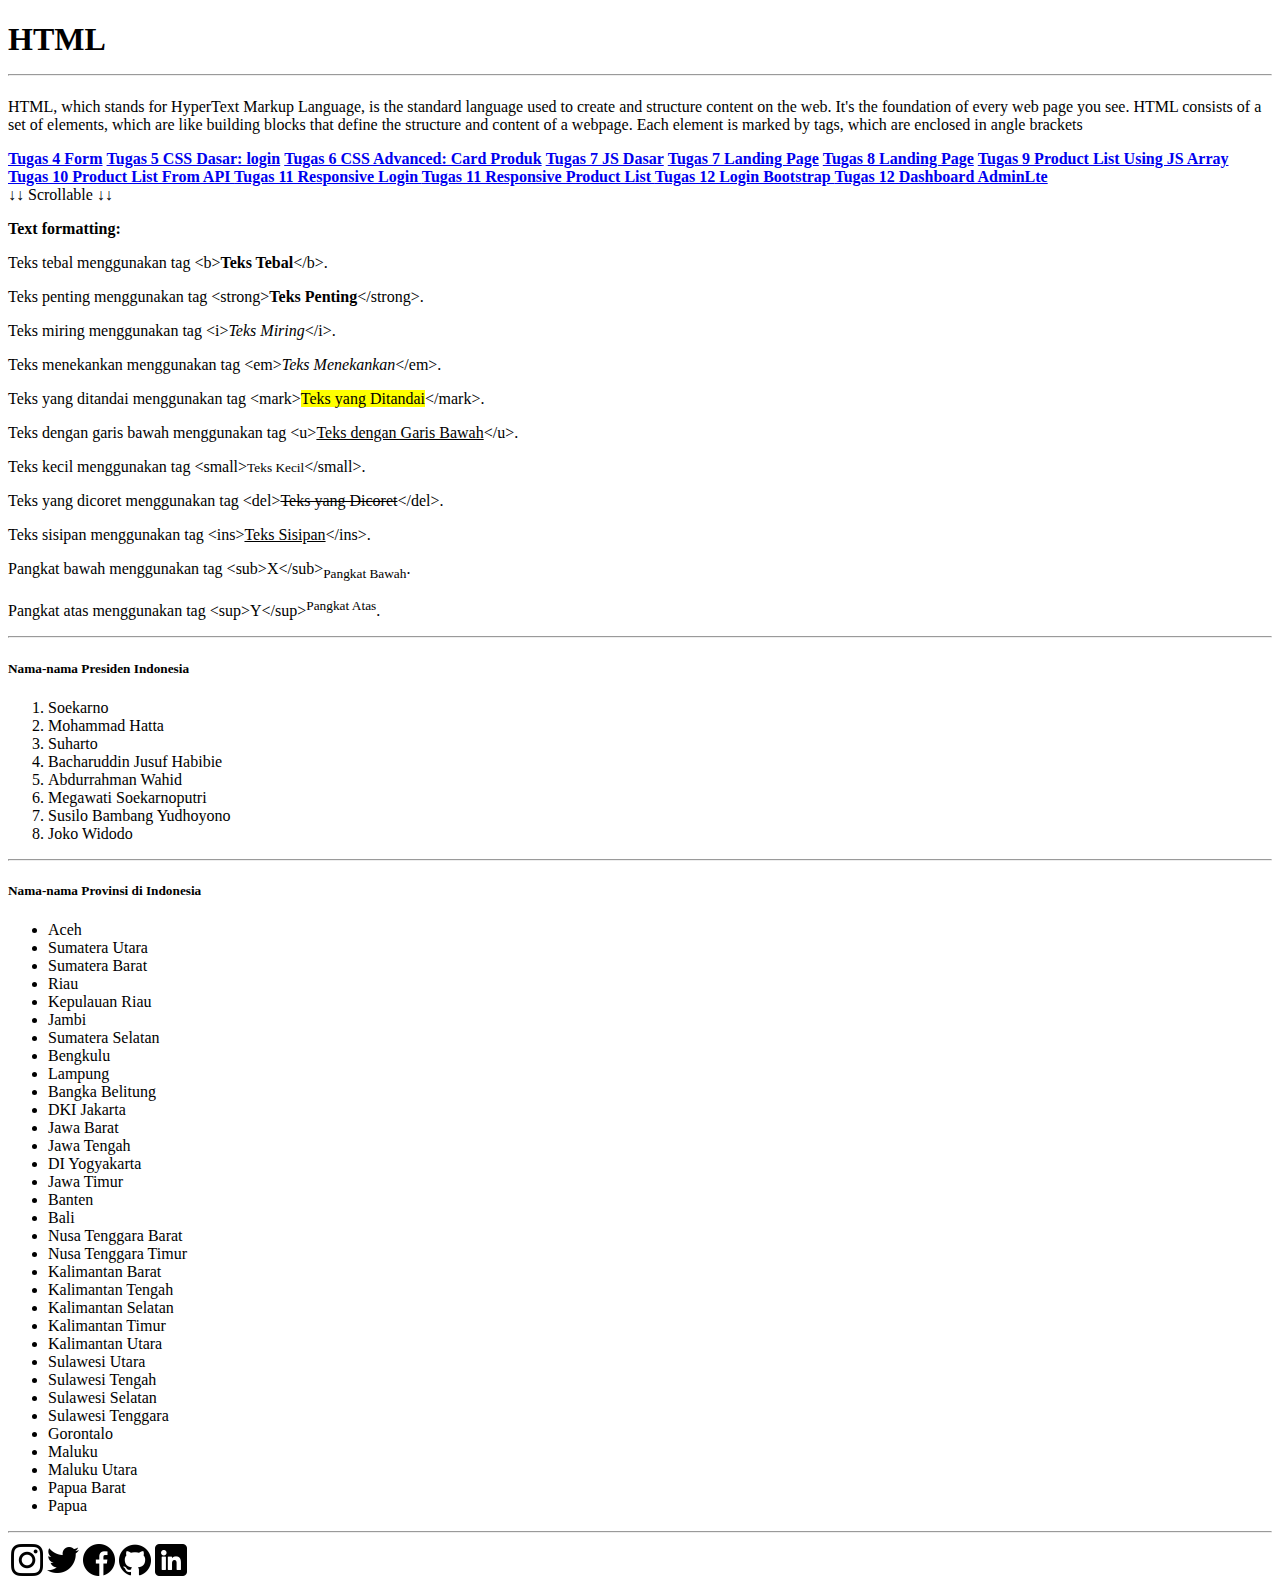
<file: index.html>
<!DOCTYPE html>
<html lang="en">

<head>
  <meta charset="UTF-8">
  <meta name="viewport" content="width=device-width, initial-scale=1.0">
  <title>HTML DASAR - M. Shokhibul Anwar</title>
  <link href="https://cdn.jsdelivr.net/npm/bootstrap@5.3.1/dist/css/bootstrap.min.css" rel="stylesheet"
    integrity="sha384-4bw+/aepP/YC94hEpVNVgiZdgIC5+VKNBQNGCHeKRQN+PtmoHDEXuppvnDJzQIu9" crossorigin="anonymous">
</head>

<body>
  <section>
    <div class="container-fluid row p-2 m-auto vh-100">
      <div class="col bg-dark text-white d-flex">
        <div class="m-3 d-flex flex-column justify-content-center">
          <div class="h-25 d-flex flex-column justify-content-center">
            <h1 class="display-1">HTML
              <hr>
            </h1>
            <p>HTML, which stands for HyperText Markup Language, is the standard language used to create and structure
              content on the web. It's the foundation of every web page you see. HTML consists of a set of elements,
              which
              are like building blocks that define the structure and content of a webpage. Each element is marked by
              tags,
              which are enclosed in angle brackets</p>
            <a href="pages/form.html" class="btn btn-light border-3 border-secondary"><strong>Tugas 4 Form</strong></a>
            <a href="pages/login.html" class="btn btn-light border-3 border-secondary mt-1"><strong>Tugas 5 CSS Dasar:
                login</strong></a>
            <a href="pages/product.html" class="btn btn-light border-3 border-secondary mt-1"><strong>Tugas 6 CSS
                Advanced: Card Produk</strong></a>
            <a href="pages/jsdasar.html" class="btn btn-light border-3 border-secondary mt-1"><strong>Tugas 7 JS
                Dasar</strong></a>
            <a href="pages/landing.html" class="btn btn-light border-3 border-secondary mt-1"><strong>Tugas 7 Landing
                Page</strong></a>
            <a href="pages/landingDom.html" class="btn btn-light border-3 border-secondary mt-1"><strong>Tugas 8 Landing
                Page</strong></a>
            <a href="pages/productarray.html" class="btn btn-light border-3 border-secondary mt-1"><strong>Tugas 9
                Product List Using JS Array </strong></a>
            <a href="pages/productapi.html" class="btn btn-light border-3 border-secondary mt-1"><strong>Tugas 10
                Product List From API </strong></a>
            <a href="pages/login-responsive.html" class="btn btn-light border-3 border-secondary mt-1"><strong>Tugas 11
                Responsive Login </strong></a>
            <a href="pages/product-responsive.html" class="btn btn-light border-3 border-secondary mt-1"><strong>Tugas
                11 Responsive Product List </strong></a>
            <a href="pages/AdminLTE-3.2.0/pages/examples/login-layout.html"
              class="btn btn-light border-3 border-secondary mt-1"><strong>Tugas
                12 Login Bootstrap </strong></a>
            <a href="pages/AdminLTE-3.2.0/dashboard.html"
              class="btn btn-light border-3 border-secondary mt-1"><strong>Tugas
                12 Dashboard AdminLte </strong></a>
          </div>
        </div>

      </div>
      <div class="col h-100 bg-secondary d-flex flex-column justify-content-start p-0">
        <span class="bg-dark text-secondary text-center">↓↓ Scrollable ↓↓</span>
        <div class="p-3 text-white overflow-auto">
          <p>
            <strong>Text formatting:</strong>
          </p>

          <p>
            Teks tebal menggunakan tag &lt;b&gt;<b>Teks Tebal</b>&lt;/b&gt;.
          </p>

          <p>
            Teks penting menggunakan tag &lt;strong&gt;<strong>Teks Penting</strong>&lt;/strong&gt;.
          </p>

          <p>
            Teks miring menggunakan tag &lt;i&gt;<i>Teks Miring</i>&lt;/i&gt;.
          </p>

          <p>
            Teks menekankan menggunakan tag &lt;em&gt;<em>Teks Menekankan</em>&lt;/em&gt;.
          </p>

          <p>
            Teks yang ditandai menggunakan tag &lt;mark&gt;<mark>Teks yang Ditandai</mark>&lt;/mark&gt;.
          </p>

          <p>
            Teks dengan garis bawah menggunakan tag &lt;u&gt;<u>Teks dengan Garis Bawah</u>&lt;/u&gt;.
          </p>

          <p>
            Teks kecil menggunakan tag &lt;small&gt;<small>Teks Kecil</small>&lt;/small&gt;.
          </p>

          <p>
            Teks yang dicoret menggunakan tag &lt;del&gt;<del>Teks yang Dicoret</del>&lt;/del&gt;.
          </p>

          <p>
            Teks sisipan menggunakan tag &lt;ins&gt;<ins>Teks Sisipan</ins>&lt;/ins&gt;.
          </p>

          <p>
            Pangkat bawah menggunakan tag &lt;sub&gt;X&lt;/sub&gt;<sub>Pangkat Bawah</sub>.
          </p>

          <p>
            Pangkat atas menggunakan tag &lt;sup&gt;Y&lt;/sup&gt;<sup>Pangkat Atas</sup>.
          </p>
        </div>
        <hr>
        <div class="p-3 text-white overflow-auto">
          <h5>Nama-nama Presiden Indonesia</h5>
          <ol class="list-group list-group-numbered">
            <li class="list-group-item">Soekarno</li>
            <li class="list-group-item">Mohammad Hatta</li>
            <li class="list-group-item">Suharto</li>
            <li class="list-group-item">Bacharuddin Jusuf Habibie</li>
            <li class="list-group-item">Abdurrahman Wahid</li>
            <li class="list-group-item">Megawati Soekarnoputri</li>
            <li class="list-group-item">Susilo Bambang Yudhoyono</li>
            <li class="list-group-item">Joko Widodo</li>
          </ol>
        </div>
        <hr>
        <div class="p-3 text-white overflow-auto">
          <h5>Nama-nama Provinsi di Indonesia</h5>
          <ul class="list-group">
            <li class="list-group-item">Aceh</li>
            <li class="list-group-item">Sumatera Utara</li>
            <li class="list-group-item">Sumatera Barat</li>
            <li class="list-group-item">Riau</li>
            <li class="list-group-item">Kepulauan Riau</li>
            <li class="list-group-item">Jambi</li>
            <li class="list-group-item">Sumatera Selatan</li>
            <li class="list-group-item">Bengkulu</li>
            <li class="list-group-item">Lampung</li>
            <li class="list-group-item">Bangka Belitung</li>
            <li class="list-group-item">DKI Jakarta</li>
            <li class="list-group-item">Jawa Barat</li>
            <li class="list-group-item">Jawa Tengah</li>
            <li class="list-group-item">DI Yogyakarta</li>
            <li class="list-group-item">Jawa Timur</li>
            <li class="list-group-item">Banten</li>
            <li class="list-group-item">Bali</li>
            <li class="list-group-item">Nusa Tenggara Barat</li>
            <li class="list-group-item">Nusa Tenggara Timur</li>
            <li class="list-group-item">Kalimantan Barat</li>
            <li class="list-group-item">Kalimantan Tengah</li>
            <li class="list-group-item">Kalimantan Selatan</li>
            <li class="list-group-item">Kalimantan Timur</li>
            <li class="list-group-item">Kalimantan Utara</li>
            <li class="list-group-item">Sulawesi Utara</li>
            <li class="list-group-item">Sulawesi Tengah</li>
            <li class="list-group-item">Sulawesi Selatan</li>
            <li class="list-group-item">Sulawesi Tenggara</li>
            <li class="list-group-item">Gorontalo</li>
            <li class="list-group-item">Maluku</li>
            <li class="list-group-item">Maluku Utara</li>
            <li class="list-group-item">Papua Barat</li>
            <li class="list-group-item">Papua</li>
          </ul>
        </div>
        <hr>
        <div class="px-5 py-5 overflow-hidden">
          <table class="table table-secondary table-bordered">
            <tbody>
              <tr>
                <td>
                  <a href="https://www.instagram.com/shohibul_anwar6/">
                    <img style="height: 2rem; width: auto;" src="assets/images/instagram.png" alt="Instagram">
                  </a>
                </td>
                <td>
                  <a href="https://www.twitter.com/Anwar16423345">
                    <img style="height: 2rem; width: auto;" src="assets/images/twitter.png" alt="Twitter">
                  </a>
                </td>
                <td>
                  <a href="https://www.facebook.com/profile.php?id=100076885937967">
                    <img style="height: 2rem; width: auto;" src="assets/images/facebook.png" alt="Facebook">
                  </a>
                </td>
                <td>
                  <a href="https://www.github.com/ShoAnn">
                    <img style="height: 2rem; width: auto;" src="assets/images/github.png" alt="Github">
                  </a>
                </td>
                <td>
                  <a href="https://www.linkedin.com/in/anwar-shokhibul-07b92225b/">
                    <img style="height: 2rem; width: auto;" src="assets/images/linkedin.png" alt="LinkedIn">
                  </a>
                </td>
              </tr>
            </tbody>
          </table>
        </div>
      </div>
    </div>
  </section>
</body>

</html>
</file>
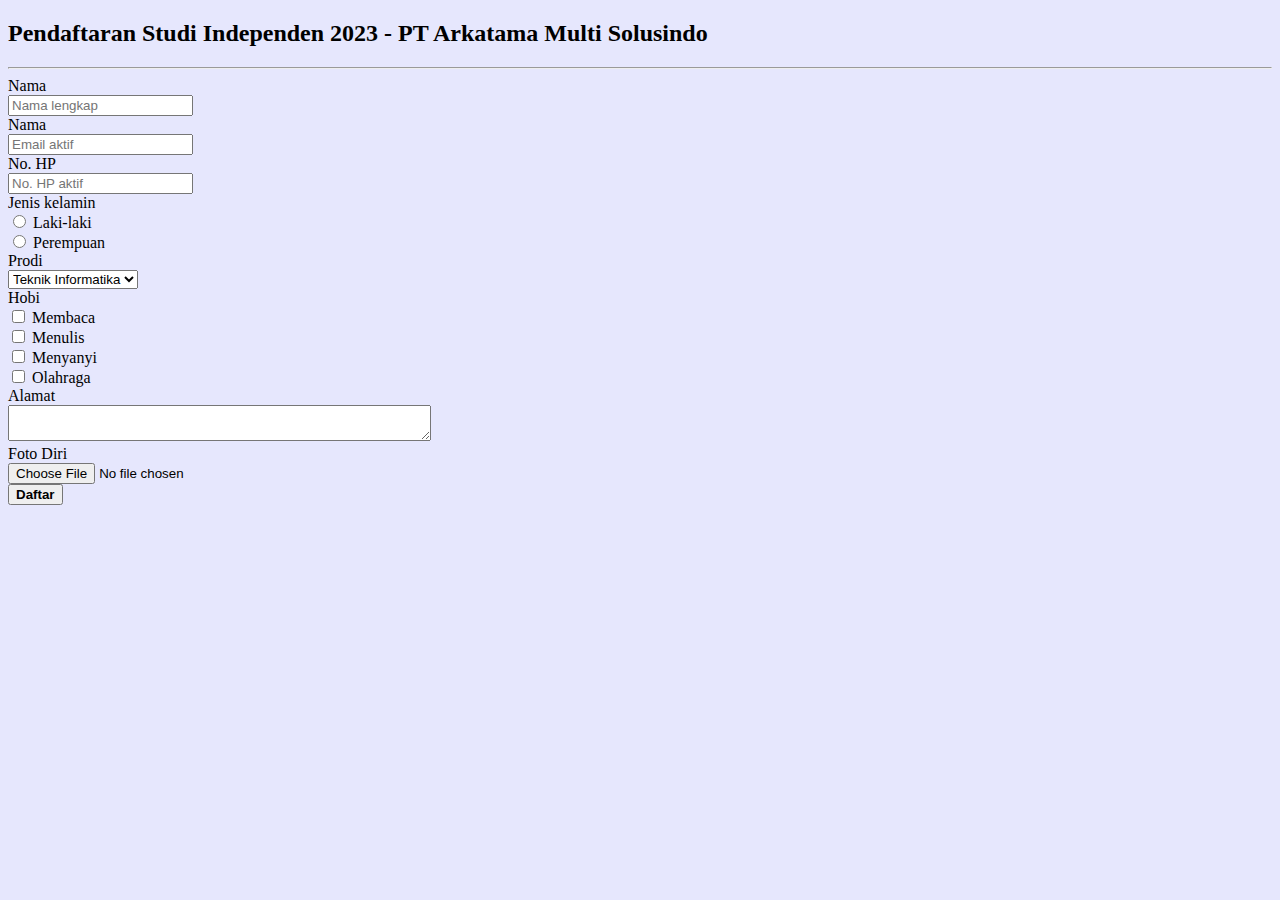
<file: pages/form.html>
<!DOCTYPE html>
<html lang="en">

<head>
    <meta charset="UTF-8">
    <meta name="viewport" content="width=device-width, initial-scale=1.0">
    <title>Tugas 4: FORM</title>
    <link href="https://cdn.jsdelivr.net/npm/bootstrap@5.3.1/dist/css/bootstrap.min.css" rel="stylesheet"
        integrity="sha384-4bw+/aepP/YC94hEpVNVgiZdgIC5+VKNBQNGCHeKRQN+PtmoHDEXuppvnDJzQIu9" crossorigin="anonymous">
    <style>
        body {
            background-color: rgb(230, 231, 253);
        }
    </style>
</head>

<body>
    <div class="container bg-light mx-auto my-3 p-3 rounded shadow-lg">
        <h2><strong>Pendaftaran Studi Independen 2023 - PT Arkatama Multi Solusindo</strong></h2>
        <hr>
        <form action="" method="POST">
            <div class="form-group mb-3 row">
                <div class="col-4">
                    <label for="name" class="form-label">Nama</label>
                </div>
                <div class="col-8">
                    <input type="text" id="name" class="form-control" placeholder="Nama lengkap">
                </div>
            </div>
            <div class="form-group mb-3 row">
                <div class="col-4">
                    <label for="email" class="form-label">Nama</label>
                </div>
                <div class="col-8">
                    <input type="text" id="email" class="form-control" placeholder="Email aktif">
                </div>
            </div>
            <div class="form-group mb-3 row">
                <div class="col-4">
                    <label for="nohp" class="form-label">No. HP</label>
                </div>
                <div class="col-8">
                    <input type="text" id="nohp" class="form-control" placeholder="No. HP aktif">
                </div>
            </div>
            <div class="form-group mb-3 row">
                <div class="col-4">
                    <label class="form-label">Jenis kelamin</label>
                </div>
                <div class="col-8">
                    <div class="form-check">
                        <input type="radio" id="male" name="gender" class="form-check-input" value="laki">
                        <label for="male" class="form-check-label">Laki-laki</label>
                    </div>
                    <div class="form-check">
                        <input type="radio" id="female" name="gender" class="form-check-input" value="perempuan">
                        <label for="female" class="form-check-label">Perempuan</label>
                    </div>
                </div>
            </div>
            <div class="form-group mb-3 row">
                <div class="col-4">
                    <label class="form-label">Prodi</label>
                </div>
                <div class="col-8">
                    <select name="prodi" id="prodi" class="form-select">
                        <option value="1">Teknik Informatika</option>
                        <option value="2">Lainnya</option>
                    </select>
                </div>
            </div>
            <div class="form-group mb-3 row">
                <div class="col-4">
                    <label class="form-label">Hobi</label>
                </div>
                <div class="col-8">
                    <div class="form-check">
                        <input type="checkbox" name="Membaca" id="Membaca" class="form-check-input">
                        <label for="Membaca" class="form-check-label">Membaca</label>
                    </div>
                    <div class="form-check">
                        <input type="checkbox" name="Menulis" id="Menulis" class="form-check-input">
                        <label for="Menulis" class="form-check-label">Menulis</label>
                    </div>
                    <div class="form-check">
                        <input type="checkbox" name="Menyanyi" id="Menyanyi" class="form-check-input">
                        <label for="Menyanyi" class="form-check-label">Menyanyi</label>
                    </div>
                    <div class="form-check">
                        <input type="checkbox" name="Olahraga" id="Olahraga" class="form-check-input">
                        <label for="Olahraga" class="form-check-label">Olahraga</label>
                    </div>
                </div>
                <div class="form-group mb-3 row">
                    <div class="col-4">
                        <label class="form-label">Alamat</label>
                    </div>
                    <div class="col-8">
                        <textarea name="alamat" id="alamat" class="form-control" cols="50"></textarea>
                    </div>
                </div>
                <div class="form-group mb-3 row">
                    <div class="col-4">
                        <label class="form-label">Foto Diri</label>
                    </div>
                    <div class="col-8">
                        <input class="form-control" type="file" id="foto">
                    </div>
                </div>
                <div class="form-group mt-4">
                    <button href="#" type="submit"
                        class="btn btn-lg btn-outline-primary form-control"><strong>Daftar</strong></button>
                </div>
            </div>
        </form>
    </div>
</body>

</html>
</file>
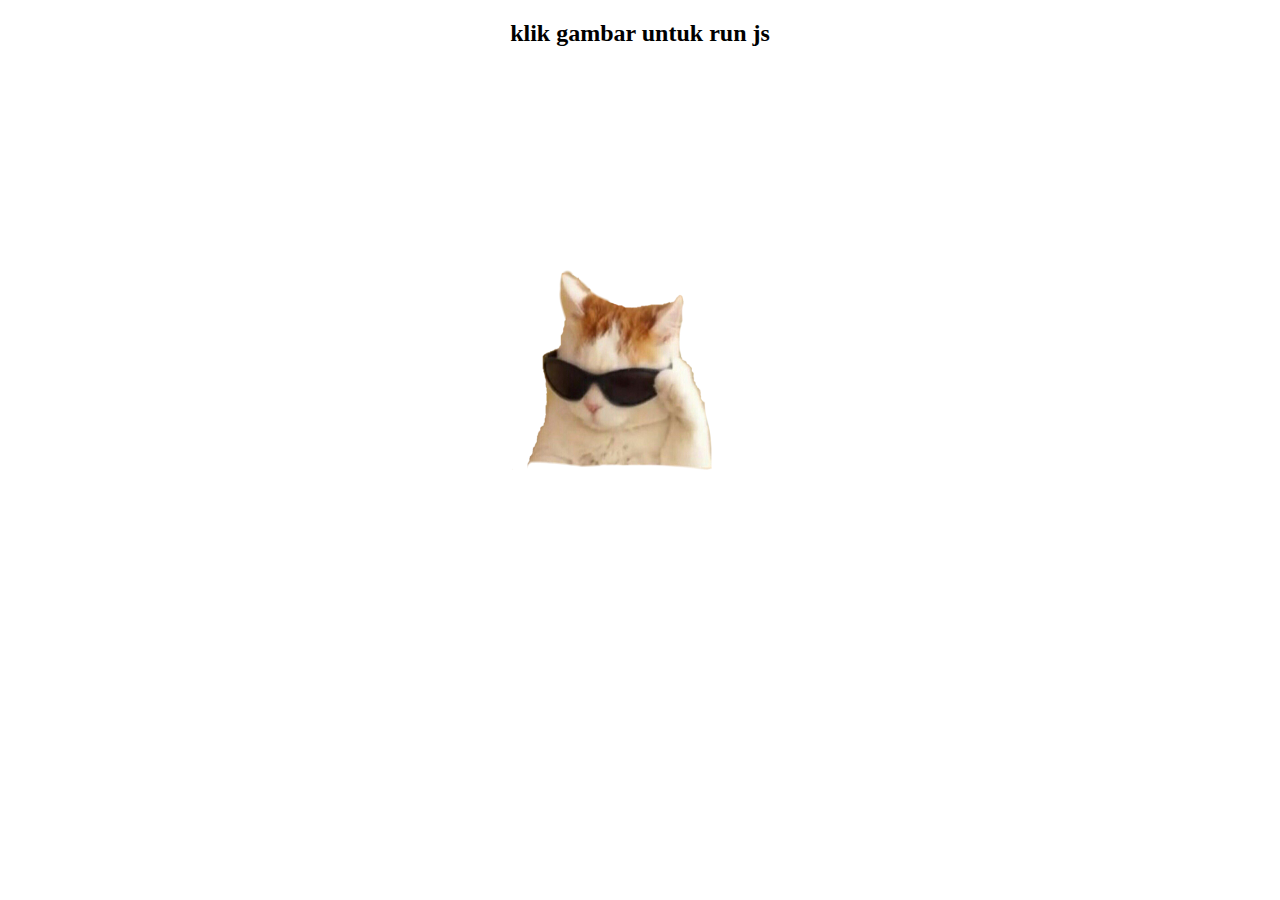
<file: pages/jsdasar.html>
<!DOCTYPE html>
<html lang="en">

<head>
    <meta charset="UTF-8">
    <meta name="viewport" content="width=device-width, initial-scale=1.0">
    <title>JS DASAR</title>
    <style>
        h2 {
            text-align: center;
        }

        .cat {
            position: absolute;
            top: 30%;
            left: 40%;
        }

        .cat-img {
            width: 200px;
            height: 200px;
        }
    </style>
</head>

<body>
    <h2>klik gambar untuk run js</h2>
    <a href="" class="cat">
        <img class="cat-img" src="https://shoann.github.io/html-dasar/assets/images/cat.png" alt="">
    </a>
    <script src="script.js"></script>
</body>

</html>
</file>
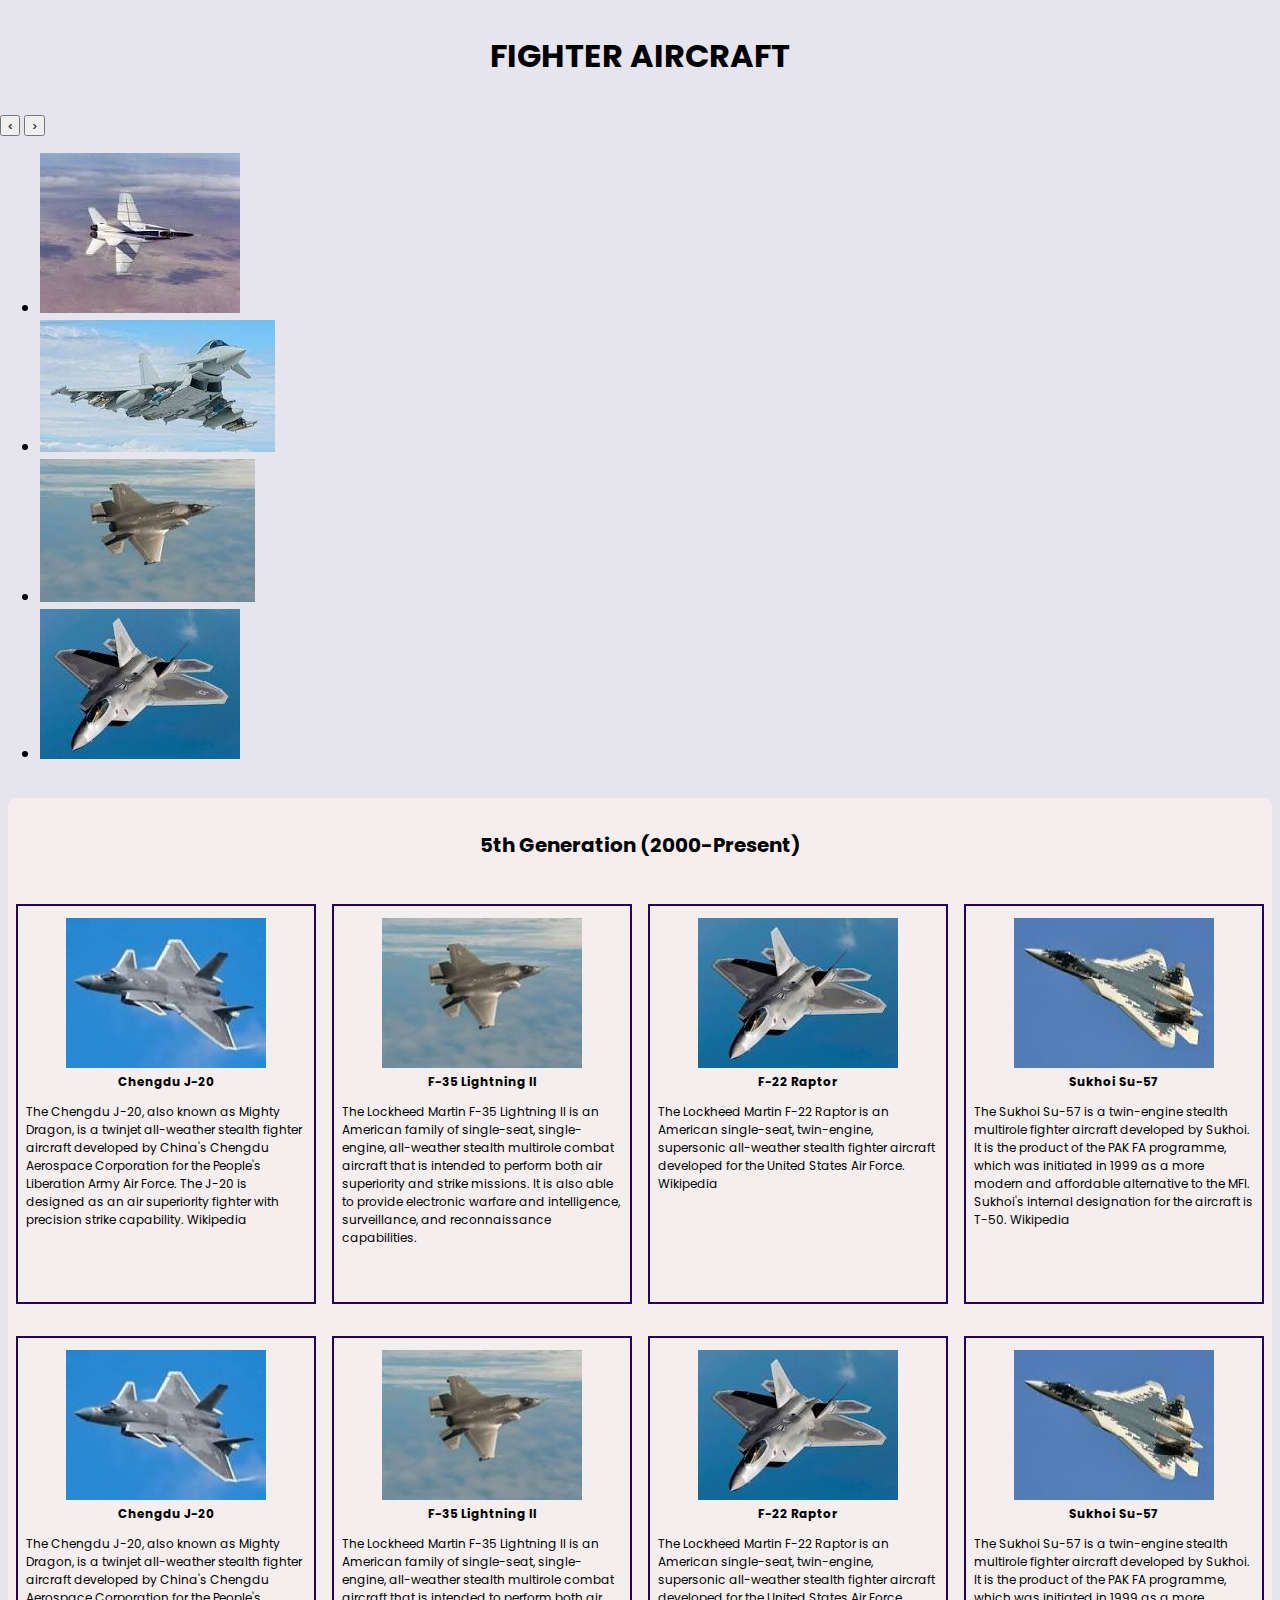
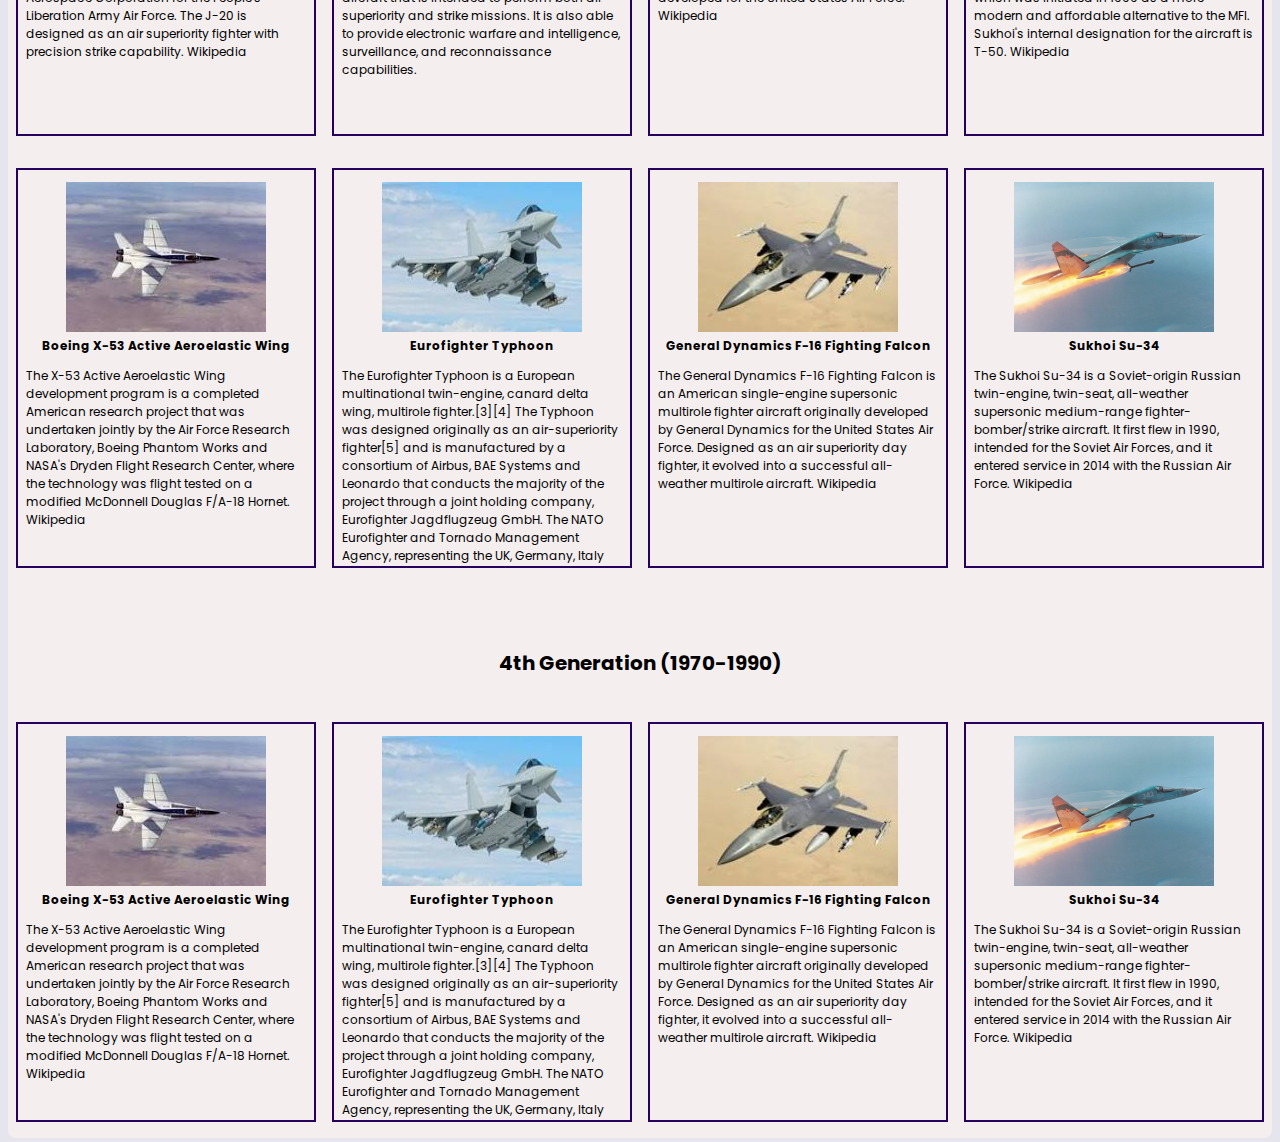
<file: pages/landing.html>
<!DOCTYPE html>
<html lang="en">

<head>
    <meta charset="UTF-8">
    <meta name="viewport" content="width=device-width, initial-scale=1.0">
    <title>Landing Page with Carousel</title>
    <link rel="preconnect" href="https://fonts.googleapis.com">
    <link rel="preconnect" href="https://fonts.gstatic.com" crossorigin>
    <link href="https://fonts.googleapis.com/css2?family=Poppins&display=swap" rel="stylesheet">
    <link rel="stylesheet" href="https://shoann.github.io/html-dasar/assets/style.css">

    <style>

    </style>
</head>

<body>
    <a href="" class="cat" style="display: none;">
        <img class="cat-img" src="https://shoann.github.io/html-dasar/assets/images/cat.png" alt="">
    </a>
    <header>
        <h1 class="title">FIGHTER AIRCRAFT</h1>
    </header>
    <section class="slider-wrapper">
        <button class="slide-arrow" id="slide-arrow-prev">
            &#8249;
        </button>
        <button class="slide-arrow" id="slide-arrow-next">
            &#8250;
        </button>
        <ul class="slides-container" id="slides-container">
            <li class="slide"><img class="img-carousel"
                    src="https://shoann.github.io/html-dasar/assets/images/Boeing X-53 Active Aeroelastic Wing.jpg"
                    alt=""></li>
            <li class="slide"><img class="img-carousel"
                    src="https://shoann.github.io/html-dasar/assets/images/Eurofighter Typhoon.jpg" alt=""></li>
            <li class="slide"><img class="img-carousel"
                    src="https://shoann.github.io/html-dasar/assets/images/f35_lightning_II.jpg" alt=""></li>
            <li class="slide"><img class="img-carousel"
                    src="https://shoann.github.io/html-dasar/assets/images/f22_raptor.jpg" alt=""></li>
        </ul>
    </section>
    <main>
        <h2 class="sub-title">5th Generation (2000-Present)</h2>
        <div class="cards row">
            <div class="card">
                <div class="img">
                    <img class="img-thumbnail" src="https://shoann.github.io/html-dasar/assets/images/Chengdu J-20.jpg"
                        alt="Chengdu J-20">
                </div>
                <div class="card-title"><strong>Chengdu J-20</strong></div>
                <p class="card-desc">
                    The Chengdu J-20, also known as Mighty Dragon, is a twinjet all-weather stealth fighter
                    aircraft developed by China's Chengdu Aerospace Corporation for the People's Liberation Army
                    Air Force. The J-20 is designed as an air superiority fighter with precision strike
                    capability. Wikipedia
                </p>
            </div>
            <div class="card">
                <div class="img">
                    <img class="img-thumbnail"
                        src="https://shoann.github.io/html-dasar/assets/images/f35_lightning_II.jpg"
                        alt="f35_lightning_II">
                </div>
                <div class="card-title"><strong>F-35 Lightning II</strong></div>
                <p class="card-desc">
                    The Lockheed Martin F-35 Lightning II is an American family of single-seat, single-engine,
                    all-weather stealth multirole combat aircraft that is intended to perform both air superiority and
                    strike missions. It is also able to provide electronic warfare and intelligence, surveillance, and
                    reconnaissance capabilities.
                </p>
            </div>
            <div class="card">
                <div class="img">
                    <img class="img-thumbnail" src="https://shoann.github.io/html-dasar/assets/images/f22_raptor.jpg"
                        alt="f22_raptor">
                </div>
                <div class="card-title"><strong>F-22 Raptor</strong></div>
                <p class="card-desc">
                    The Lockheed Martin F-22 Raptor is an American single-seat, twin-engine, supersonic all-weather
                    stealth fighter aircraft developed for the United States Air Force. Wikipedia
                </p>
            </div>
            <div class="card">
                <div class="img">
                    <img class="img-thumbnail" src="https://shoann.github.io/html-dasar/assets/images/Sukhoi Su-57.jpg"
                        alt="Sukhoi Su-57">
                </div>
                <div class="card-title"><strong>Sukhoi Su-57</strong></div>
                <p class="card-desc">
                    The Sukhoi Su-57 is a twin-engine stealth multirole fighter aircraft developed by Sukhoi. It is the
                    product of the PAK FA programme, which was initiated in 1999 as a more modern and affordable
                    alternative to the MFI. Sukhoi's internal designation for the aircraft is T-50. Wikipedia
                </p>
            </div>
        </div>
        <h2 class="sub-title">4th Generation (1970-1990)</h2>
        <div class="cards">
            <div class="card">
                <div class="img">
                    <img class="img-thumbnail"
                        src="https://shoann.github.io/html-dasar/assets/images/Boeing X-53 Active Aeroelastic Wing.jpg"
                        alt="Boeing X-53 Active Aeroelastic Wing">
                </div>
                <div class="card-title"><strong>Boeing X-53 Active Aeroelastic Wing</strong></div>
                <p class="card-desc">
                    The X-53 Active Aeroelastic Wing development program is a completed American research project that
                    was undertaken jointly by the Air Force Research Laboratory, Boeing Phantom Works and NASA's Dryden
                    Flight Research Center, where the technology was flight tested on a modified McDonnell Douglas
                    F/A-18 Hornet. Wikipedia
                </p>
            </div>
            <div class="card">
                <div class="img">
                    <img class="img-thumbnail"
                        src="https://shoann.github.io/html-dasar/assets/images/Eurofighter Typhoon.jpg"
                        alt="Eurofighter Typhoon">
                </div>
                <div class="card-title"><strong>Eurofighter Typhoon</strong></div>
                <p class="card-desc">
                    The Eurofighter Typhoon is a European multinational twin-engine, canard delta wing, multirole
                    fighter.[3][4] The Typhoon was designed originally as an air-superiority fighter[5] and is
                    manufactured by a consortium of Airbus, BAE Systems and Leonardo that conducts the majority of the
                    project through a joint holding company, Eurofighter Jagdflugzeug GmbH. The NATO Eurofighter and
                    Tornado Management Agency, representing the UK, Germany, Italy and Spain, manages the project and is
                    the prime customer.[6]
                </p>
            </div>
            <div class="card">
                <div class="img">
                    <img class="img-thumbnail"
                        src="https://shoann.github.io/html-dasar/assets/images/General Dynamics F-16 Fighting Falcon.jpg"
                        alt="General Dynamics F-16 Fighting Falcon">
                </div>
                <div class="card-title"><strong>General Dynamics F-16 Fighting Falcon</strong></div>
                <p class="card-desc">
                    The General Dynamics F-16 Fighting Falcon is an American single-engine supersonic multirole fighter
                    aircraft originally developed by General Dynamics for the United States Air Force. Designed as an
                    air superiority day fighter, it evolved into a successful all-weather multirole aircraft. Wikipedia
                </p>
            </div>
            <div class="card">
                <div class="img">
                    <img class="img-thumbnail" src="https://shoann.github.io/html-dasar/assets/images/Sukhoi Su-34.jpg"
                        alt="Sukhoi Su-34">
                </div>
                <div class="card-title"><strong>Sukhoi Su-34</strong></div>
                <p class="card-desc">
                    The Sukhoi Su-34 is a Soviet-origin Russian twin-engine, twin-seat, all-weather supersonic
                    medium-range fighter-bomber/strike aircraft. It first flew in 1990, intended for the Soviet Air
                    Forces, and it entered service in 2014 with the Russian Air Force. Wikipedia
                </p>
            </div>
        </div>
    </main>
</body>
<script src="script.js"></script>

</html>
</file>
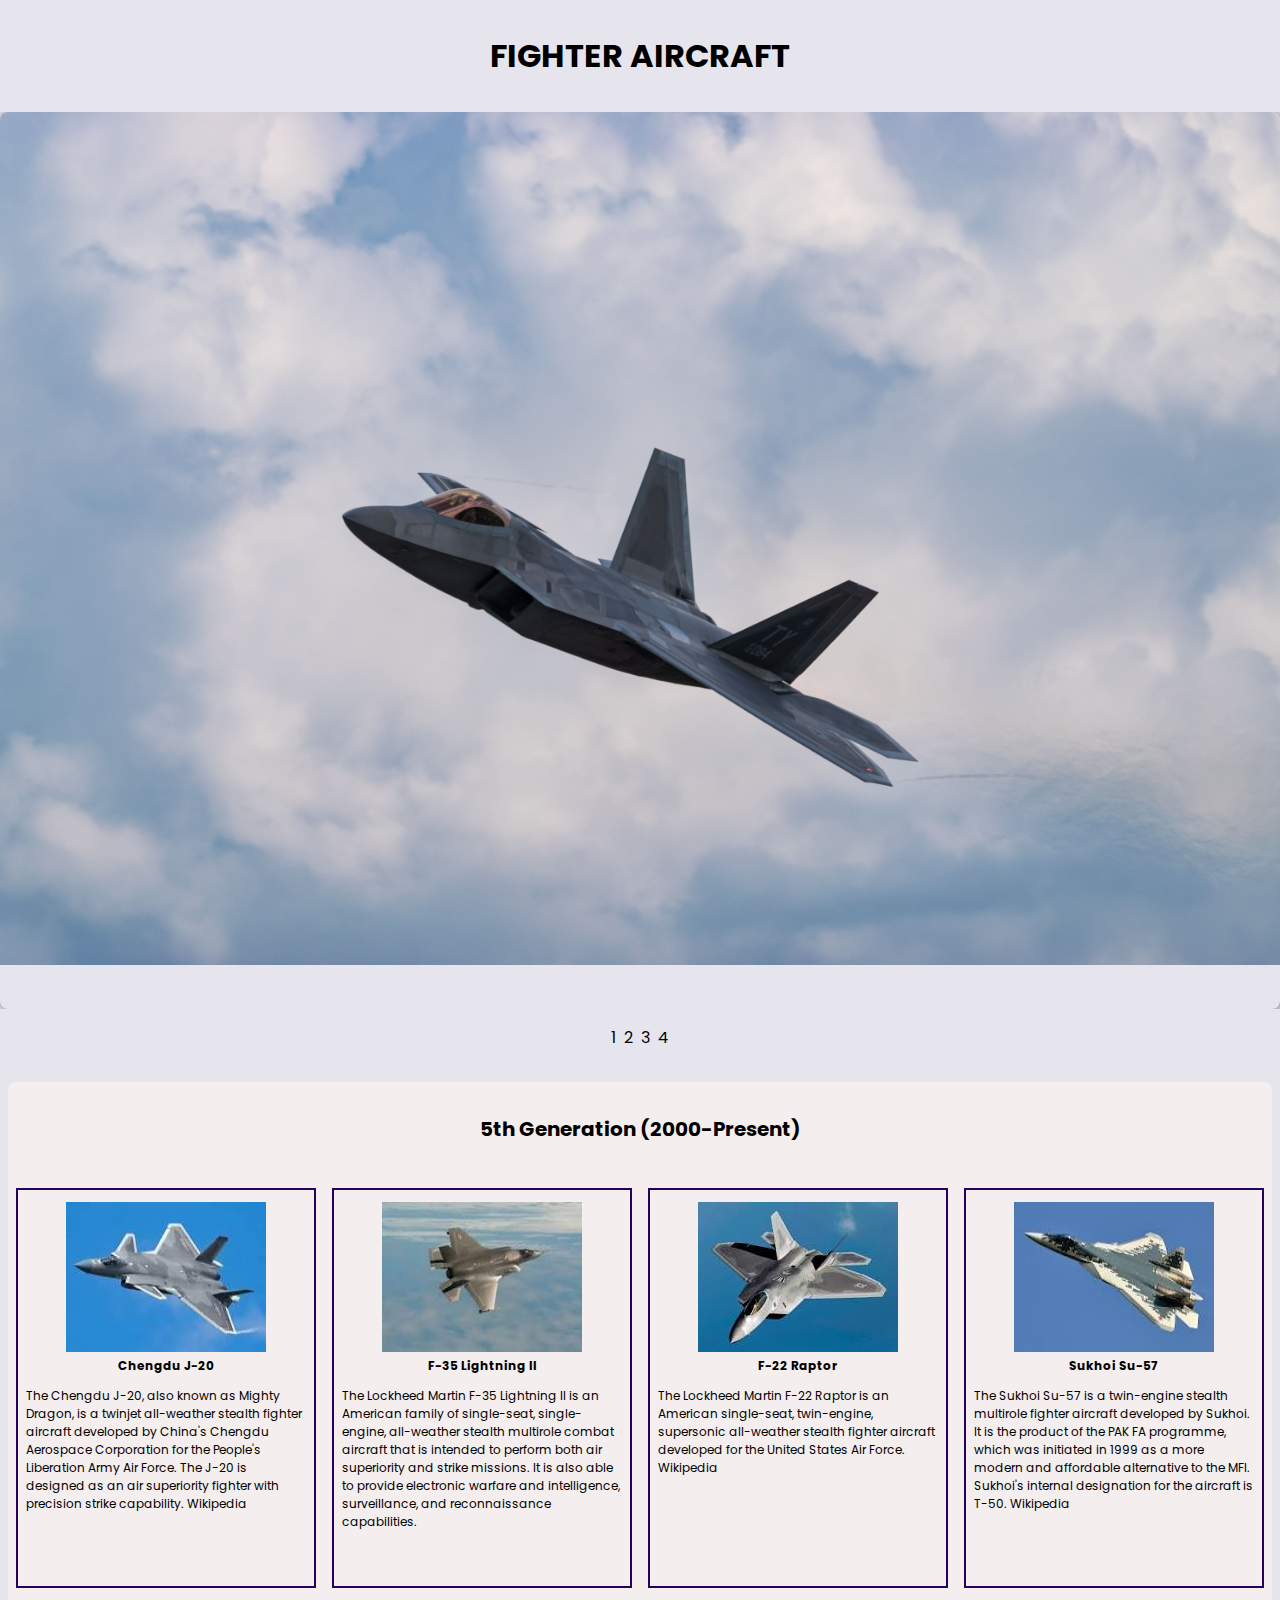
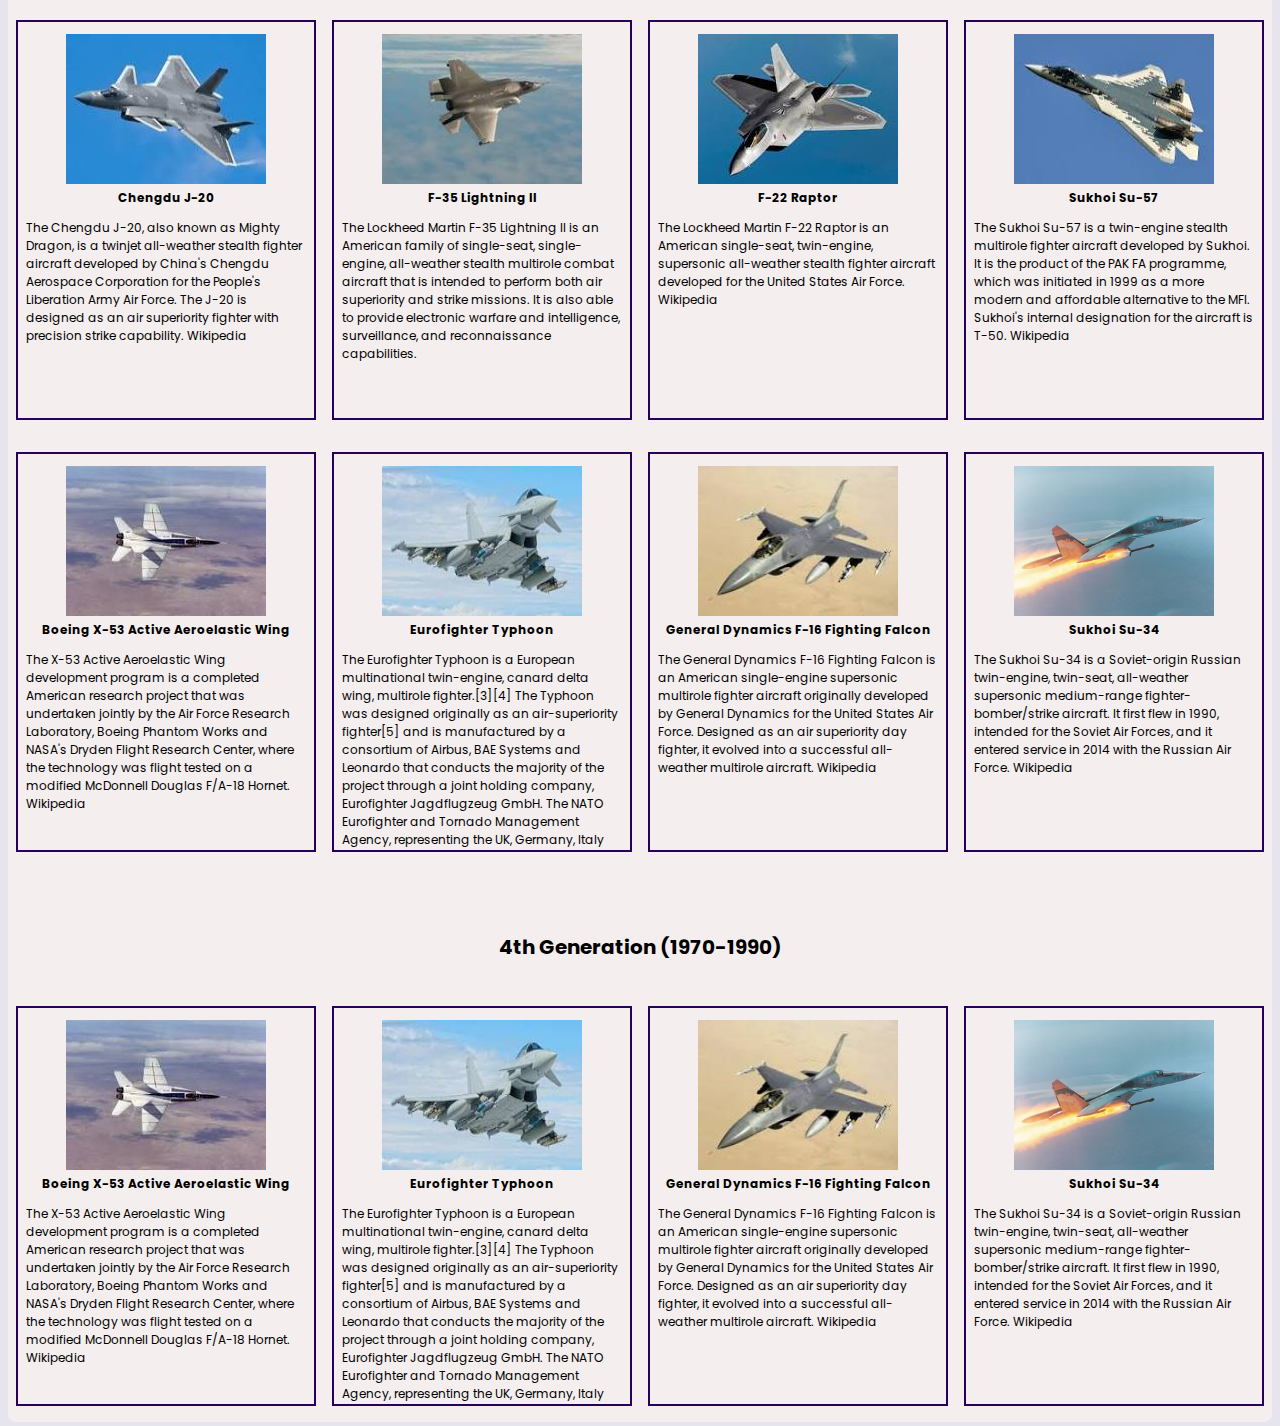
<file: pages/landingDom.html>
<!DOCTYPE html>
<html lang="en">

<head>
    <meta charset="UTF-8">
    <meta name="viewport" content="width=device-width, initial-scale=1.0">
    <title>Landing Page with Carousel</title>
    <link rel="preconnect" href="https://fonts.googleapis.com">
    <link rel="preconnect" href="https://fonts.gstatic.com" crossorigin>
    <link href="https://fonts.googleapis.com/css2?family=Poppins&display=swap" rel="stylesheet">
    <link rel="stylesheet" href="../assets/style.css">

    <style>

    </style>
</head>

<body>
    <a href="" class="cat" style="display: none;">
        <img class="cat-img" src="../assets/images/cat.png" alt="">
    </a>
    <header>
        <h1 class="title">FIGHTER AIRCRAFT</h1>
    </header>
    <div class="center">
        <div class="wrapper">
            <div class="inner">
                <div class="card-carousel">
                    <img src="../assets/images/jet-swallow.jpg">
                </div>
                <div class="card-carousel">
                    <img src="../assets/images/jet-tomcat.jpg">
                </div>
                <div class="card-carousel">
                    <img src="../assets/images/jet-triangle.jpg">
                </div>
                <div class="card-carousel">
                    <img src="../assets/images/jet-with-smoke.jpg">
                </div>
            </div>
        </div>

        <div class="map">
            <button class="active first">1</button>
            <button class="second">2</button>
            <button class="third">3</button>
            <button class="fourth">4</button>
        </div>
    </div>
    <main>
        <h2 class="sub-title">5th Generation (2000-Present)</h2>
        <div class="cards row">
            <div class="card">
                <div class="img">
                    <img class="img-thumbnail" src="../assets/images/Chengdu J-20.jpg" alt="Chengdu J-20">
                </div>
                <div class="card-title"><strong>Chengdu J-20</strong></div>
                <p class="card-desc">
                    The Chengdu J-20, also known as Mighty Dragon, is a twinjet all-weather stealth fighter
                    aircraft developed by China's Chengdu Aerospace Corporation for the People's Liberation Army
                    Air Force. The J-20 is designed as an air superiority fighter with precision strike
                    capability. Wikipedia
                </p>
            </div>
            <div class="card">
                <div class="img">
                    <img class="img-thumbnail" src="../assets/images/f35_lightning_II.jpg" alt="f35_lightning_II">
                </div>
                <div class="card-title"><strong>F-35 Lightning II</strong></div>
                <p class="card-desc">
                    The Lockheed Martin F-35 Lightning II is an American family of single-seat, single-engine,
                    all-weather stealth multirole combat aircraft that is intended to perform both air superiority and
                    strike missions. It is also able to provide electronic warfare and intelligence, surveillance, and
                    reconnaissance capabilities.
                </p>
            </div>
            <div class="card">
                <div class="img">
                    <img class="img-thumbnail" src="../assets/images/f22_raptor.jpg" alt="f22_raptor">
                </div>
                <div class="card-title"><strong>F-22 Raptor</strong></div>
                <p class="card-desc">
                    The Lockheed Martin F-22 Raptor is an American single-seat, twin-engine, supersonic all-weather
                    stealth fighter aircraft developed for the United States Air Force. Wikipedia
                </p>
            </div>
            <div class="card">
                <div class="img">
                    <img class="img-thumbnail" src="../assets/images/Sukhoi Su-57.jpg" alt="Sukhoi Su-57">
                </div>
                <div class="card-title"><strong>Sukhoi Su-57</strong></div>
                <p class="card-desc">
                    The Sukhoi Su-57 is a twin-engine stealth multirole fighter aircraft developed by Sukhoi. It is the
                    product of the PAK FA programme, which was initiated in 1999 as a more modern and affordable
                    alternative to the MFI. Sukhoi's internal designation for the aircraft is T-50. Wikipedia
                </p>
            </div>
        </div>
        <h2 class="sub-title">4th Generation (1970-1990)</h2>
        <div class="cards">
            <div class="card">
                <div class="img">
                    <img class="img-thumbnail" src="../assets/images/Boeing X-53 Active Aeroelastic Wing.jpg"
                        alt="Boeing X-53 Active Aeroelastic Wing">
                </div>
                <div class="card-title"><strong>Boeing X-53 Active Aeroelastic Wing</strong></div>
                <p class="card-desc">
                    The X-53 Active Aeroelastic Wing development program is a completed American research project that
                    was undertaken jointly by the Air Force Research Laboratory, Boeing Phantom Works and NASA's Dryden
                    Flight Research Center, where the technology was flight tested on a modified McDonnell Douglas
                    F/A-18 Hornet. Wikipedia
                </p>
            </div>
            <div class="card">
                <div class="img">
                    <img class="img-thumbnail" src="../assets/images/Eurofighter Typhoon.jpg" alt="Eurofighter Typhoon">
                </div>
                <div class="card-title"><strong>Eurofighter Typhoon</strong></div>
                <p class="card-desc">
                    The Eurofighter Typhoon is a European multinational twin-engine, canard delta wing, multirole
                    fighter.[3][4] The Typhoon was designed originally as an air-superiority fighter[5] and is
                    manufactured by a consortium of Airbus, BAE Systems and Leonardo that conducts the majority of the
                    project through a joint holding company, Eurofighter Jagdflugzeug GmbH. The NATO Eurofighter and
                    Tornado Management Agency, representing the UK, Germany, Italy and Spain, manages the project and is
                    the prime customer.[6]
                </p>
            </div>
            <div class="card">
                <div class="img">
                    <img class="img-thumbnail" src="../assets/images/General Dynamics F-16 Fighting Falcon.jpg"
                        alt="General Dynamics F-16 Fighting Falcon">
                </div>
                <div class="card-title"><strong>General Dynamics F-16 Fighting Falcon</strong></div>
                <p class="card-desc">
                    The General Dynamics F-16 Fighting Falcon is an American single-engine supersonic multirole fighter
                    aircraft originally developed by General Dynamics for the United States Air Force. Designed as an
                    air superiority day fighter, it evolved into a successful all-weather multirole aircraft. Wikipedia
                </p>
            </div>
            <div class="card">
                <div class="img">
                    <img class="img-thumbnail" src="../assets/images/Sukhoi Su-34.jpg" alt="Sukhoi Su-34">
                </div>
                <div class="card-title"><strong>Sukhoi Su-34</strong></div>
                <p class="card-desc">
                    The Sukhoi Su-34 is a Soviet-origin Russian twin-engine, twin-seat, all-weather supersonic
                    medium-range fighter-bomber/strike aircraft. It first flew in 1990, intended for the Soviet Air
                    Forces, and it entered service in 2014 with the Russian Air Force. Wikipedia
                </p>
            </div>
        </div>
    </main>
</body>
<script src="script.js"></script>

</html>
</file>
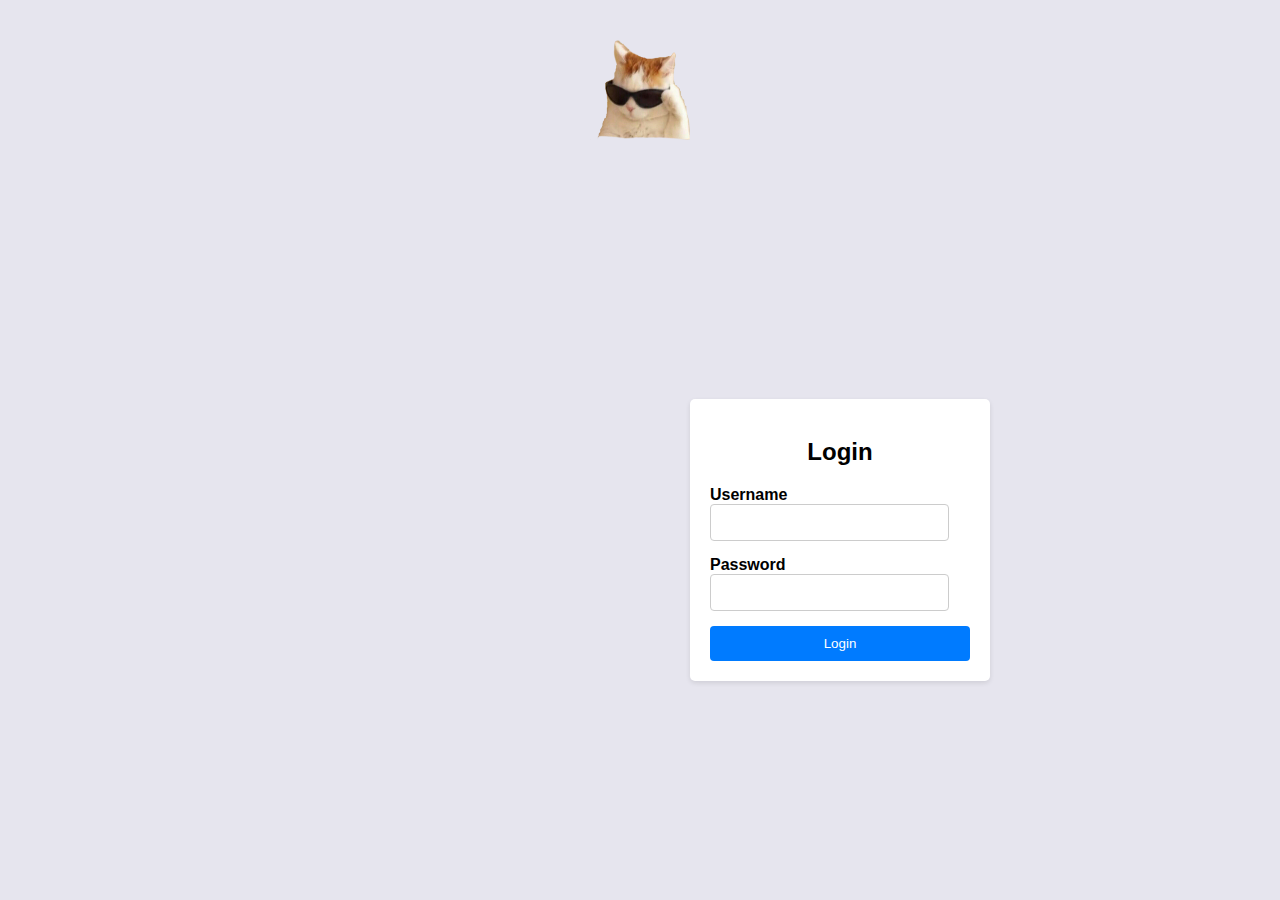
<file: pages/login-responsive.html>
<!DOCTYPE html>
<html lang="en">

<head>
    <meta charset="UTF-8">
    <meta name="viewport" content="width=device-width, initial-scale=1.0">
    <title>Login Form</title>
    <link rel="stylesheet" href="../assets/style.css">
</head>

<body>
    <div class="logo-container">
        <img src="../assets/images/cat.png" alt="sigma cat" class="logo">
    </div>
    <div class="container">
        <div class="video">
            <iframe src="https://www.youtube.com/embed/dQw4w9WgXcQ?si=Sa90_r-q8QC-sedz" title="YouTube video player"
                frameborder="0"
                allow="accelerometer; autoplay; clipboard-write; encrypted-media; gyroscope; picture-in-picture; web-share"
                allowfullscreen></iframe>

        </div>
        <div class="login-container">
            <h2>Login</h2>
            <form>
                <div class="form-group">
                    <label for="username">Username</label>
                    <input type="text" id="username" name="username" required>
                </div>
                <div class="form-group">
                    <label for="password">Password</label>
                    <input type="password" id="password" name="password" required>
                </div>
                <button type="submit" class="btn-login">Login</button>
            </form>
        </div>
    </div>
</body>

</html>
</file>
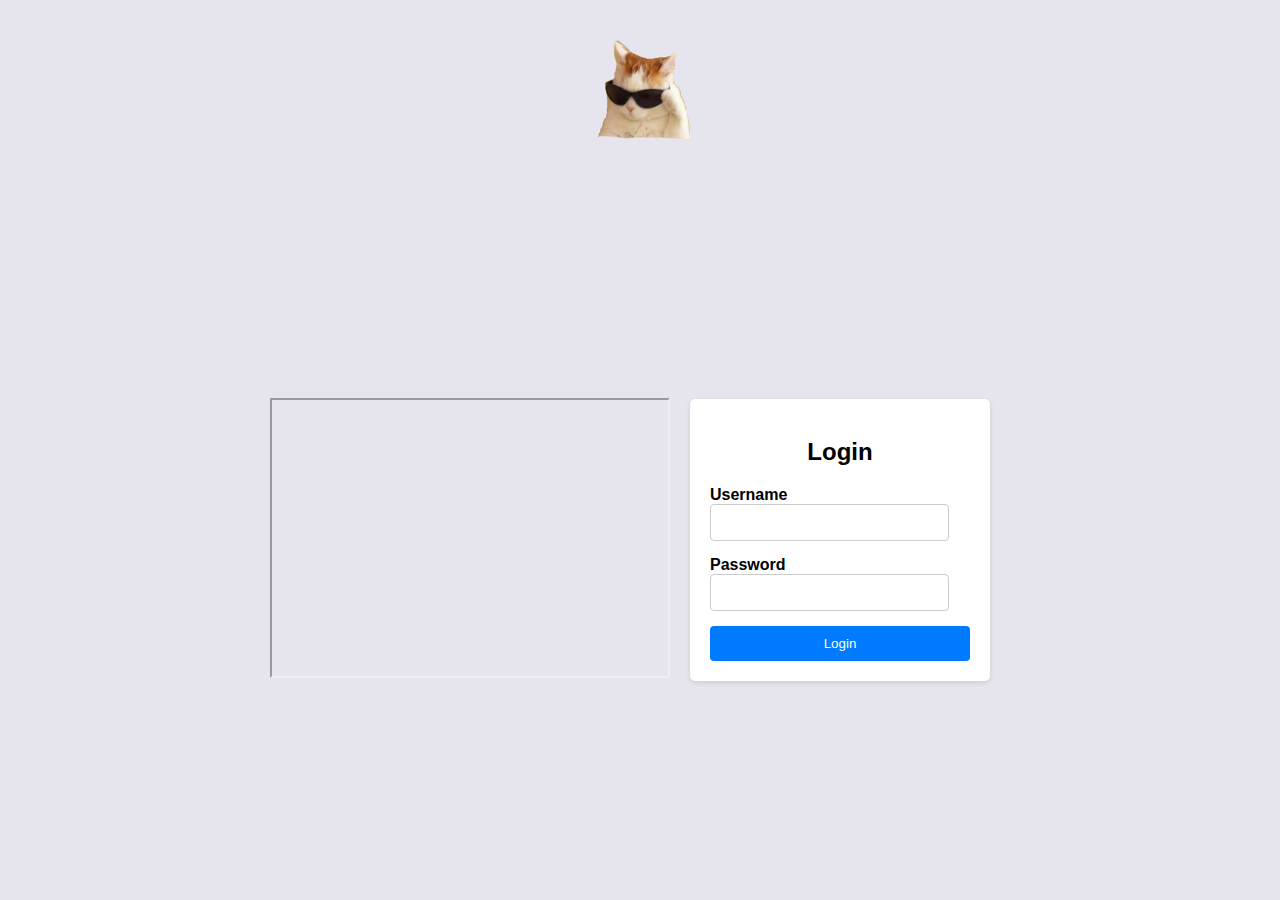
<file: pages/login.html>
<!DOCTYPE html>
<html lang="en">

<head>
    <meta charset="UTF-8">
    <meta name="viewport" content="width=device-width, initial-scale=1.0">
    <title>Login Form</title>
    <link rel="stylesheet" href="https://shoann.github.io/html-dasar/assets/style.css">
</head>

<body>
    <div class="logo-container">
        <img src="https://shoann.github.io/html-dasar/assets/images/cat.png" alt="sigma cat" class="logo">
    </div>
    <div class="container">
        <div class="video">
            <iframe width="420" height="280" src="https://www.youtube.com/embed/dQw4w9WgXcQ?autoplay=1?controls=0">
            </iframe>
        </div>
        <div class="login-container">
            <h2>Login</h2>
            <form>
                <div class="form-group">
                    <label for="username">Username</label>
                    <input type="text" id="username" name="username" required>
                </div>
                <div class="form-group">
                    <label for="password">Password</label>
                    <input type="password" id="password" name="password" required>
                </div>
                <button type="submit" class="btn-login">Login</button>
            </form>
        </div>
    </div>
</body>

</html>
</file>
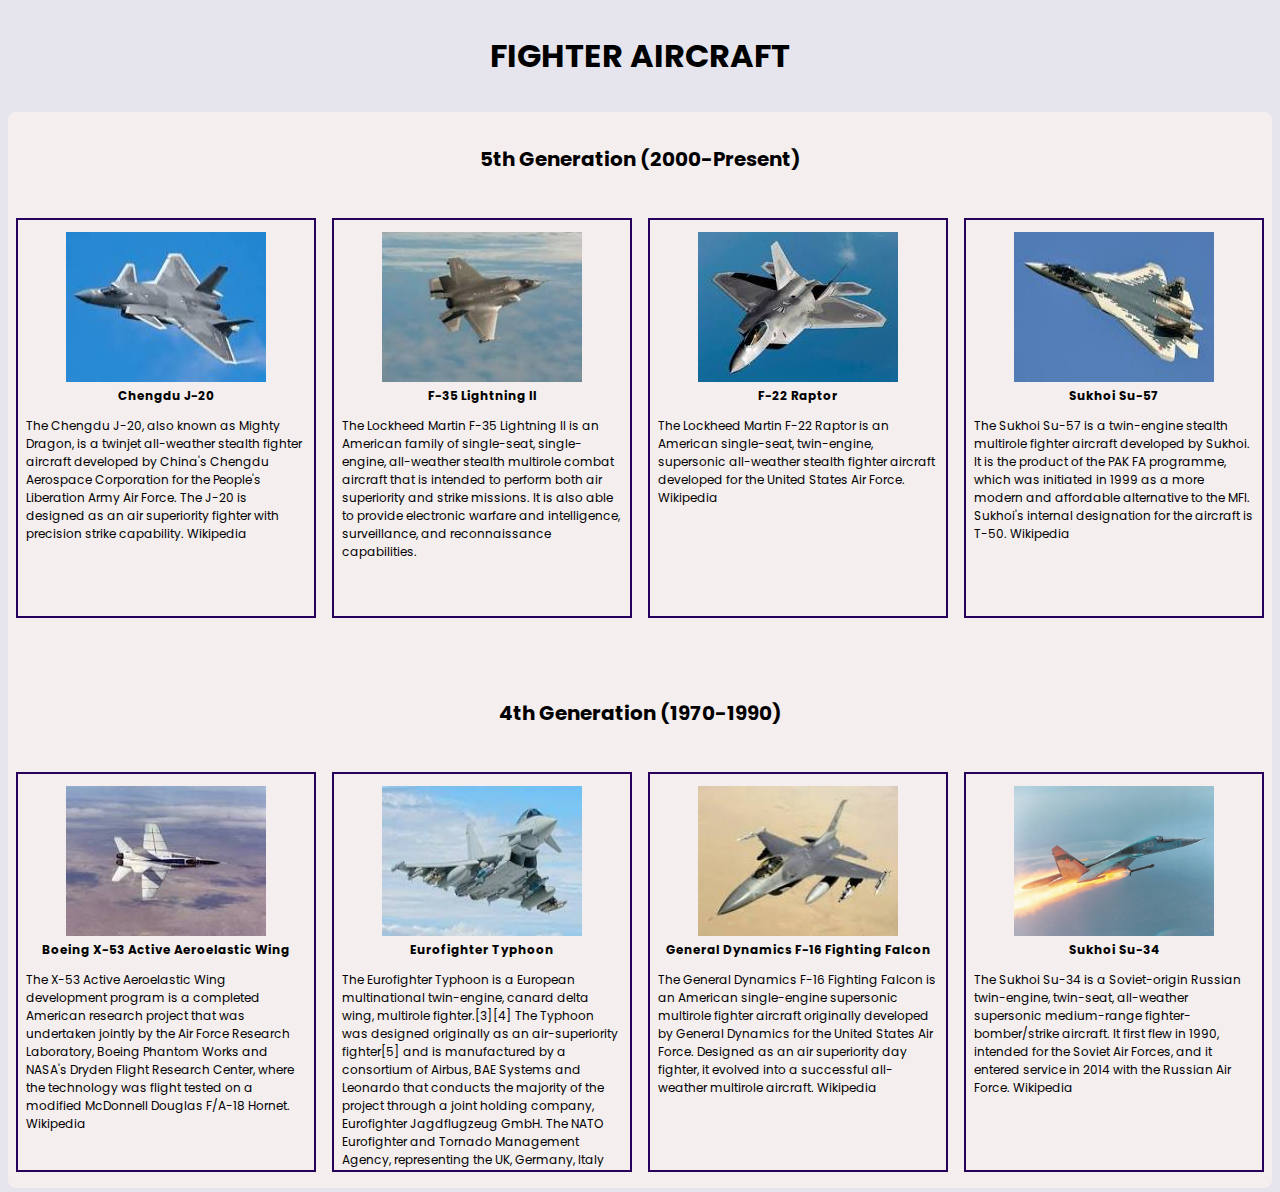
<file: pages/product-responsive.html>
<!DOCTYPE html>
<html lang="en">

<head>
    <meta charset="UTF-8">
    <meta name="viewport" content="width=device-width, initial-scale=1.0">
    <title>Card Product List</title>
    <link rel="preconnect" href="https://fonts.googleapis.com">
    <link rel="preconnect" href="https://fonts.gstatic.com" crossorigin>
    <link href="https://fonts.googleapis.com/css2?family=Poppins&display=swap" rel="stylesheet">
    <link rel="stylesheet" href="../assets/style.css">
</head>

<body>
    <header>
        <h1 class="title">FIGHTER AIRCRAFT</h1>
    </header>
    <main>
        <h2 class="sub-title">5th Generation (2000-Present)</h2>
        <div class="cards row">
            <div class="card">
                <div class="img">
                    <img class="img-thumbnail" src="../assets/images/Chengdu J-20.jpg" alt="Chengdu J-20">
                </div>
                <div class="card-title"><strong>Chengdu J-20</strong></div>
                <p class="card-desc">
                    The Chengdu J-20, also known as Mighty Dragon, is a twinjet all-weather stealth fighter
                    aircraft developed by China's Chengdu Aerospace Corporation for the People's Liberation Army
                    Air Force. The J-20 is designed as an air superiority fighter with precision strike
                    capability. Wikipedia
                </p>
            </div>
            <div class="card">
                <div class="img">
                    <img class="img-thumbnail" src="../assets/images/f35_lightning_II.jpg" alt="f35_lightning_II">
                </div>
                <div class="card-title"><strong>F-35 Lightning II</strong></div>
                <p class="card-desc">
                    The Lockheed Martin F-35 Lightning II is an American family of single-seat, single-engine,
                    all-weather stealth multirole combat aircraft that is intended to perform both air superiority and
                    strike missions. It is also able to provide electronic warfare and intelligence, surveillance, and
                    reconnaissance capabilities.
                </p>
            </div>
            <div class="card">
                <div class="img">
                    <img class="img-thumbnail" src="../assets/images/f22_raptor.jpg" alt="f22_raptor">
                </div>
                <div class="card-title"><strong>F-22 Raptor</strong></div>
                <p class="card-desc">
                    The Lockheed Martin F-22 Raptor is an American single-seat, twin-engine, supersonic all-weather
                    stealth fighter aircraft developed for the United States Air Force. Wikipedia
                </p>
            </div>
            <div class="card">
                <div class="img">
                    <img class="img-thumbnail" src="../assets/images/Sukhoi Su-57.jpg" alt="Sukhoi Su-57">
                </div>
                <div class="card-title"><strong>Sukhoi Su-57</strong></div>
                <p class="card-desc">
                    The Sukhoi Su-57 is a twin-engine stealth multirole fighter aircraft developed by Sukhoi. It is the
                    product of the PAK FA programme, which was initiated in 1999 as a more modern and affordable
                    alternative to the MFI. Sukhoi's internal designation for the aircraft is T-50. Wikipedia
                </p>
            </div>
        </div>
        <h2 class="sub-title">4th Generation (1970-1990)</h2>
        <div class="cards">
            <div class="card">
                <div class="img">
                    <img class="img-thumbnail" src="../assets/images/Boeing X-53 Active Aeroelastic Wing.jpg"
                        alt="Boeing X-53 Active Aeroelastic Wing">
                </div>
                <div class="card-title"><strong>Boeing X-53 Active Aeroelastic Wing</strong></div>
                <p class="card-desc">
                    The X-53 Active Aeroelastic Wing development program is a completed American research project that
                    was undertaken jointly by the Air Force Research Laboratory, Boeing Phantom Works and NASA's Dryden
                    Flight Research Center, where the technology was flight tested on a modified McDonnell Douglas
                    F/A-18 Hornet. Wikipedia
                </p>
            </div>
            <div class="card">
                <div class="img">
                    <img class="img-thumbnail" src="../assets/images/Eurofighter Typhoon.jpg" alt="Eurofighter Typhoon">
                </div>
                <div class="card-title"><strong>Eurofighter Typhoon</strong></div>
                <p class="card-desc">
                    The Eurofighter Typhoon is a European multinational twin-engine, canard delta wing, multirole
                    fighter.[3][4] The Typhoon was designed originally as an air-superiority fighter[5] and is
                    manufactured by a consortium of Airbus, BAE Systems and Leonardo that conducts the majority of the
                    project through a joint holding company, Eurofighter Jagdflugzeug GmbH. The NATO Eurofighter and
                    Tornado Management Agency, representing the UK, Germany, Italy and Spain, manages the project and is
                    the prime customer.[6]
                </p>
            </div>
            <div class="card">
                <div class="img">
                    <img class="img-thumbnail" src="../assets/images/General Dynamics F-16 Fighting Falcon.jpg"
                        alt="General Dynamics F-16 Fighting Falcon">
                </div>
                <div class="card-title"><strong>General Dynamics F-16 Fighting Falcon</strong></div>
                <p class="card-desc">
                    The General Dynamics F-16 Fighting Falcon is an American single-engine supersonic multirole fighter
                    aircraft originally developed by General Dynamics for the United States Air Force. Designed as an
                    air superiority day fighter, it evolved into a successful all-weather multirole aircraft. Wikipedia
                </p>
            </div>
            <div class="card">
                <div class="img">
                    <img class="img-thumbnail" src="../assets/images/Sukhoi Su-34.jpg" alt="Sukhoi Su-34">
                </div>
                <div class="card-title"><strong>Sukhoi Su-34</strong></div>
                <p class="card-desc">
                    The Sukhoi Su-34 is a Soviet-origin Russian twin-engine, twin-seat, all-weather supersonic
                    medium-range fighter-bomber/strike aircraft. It first flew in 1990, intended for the Soviet Air
                    Forces, and it entered service in 2014 with the Russian Air Force. Wikipedia
                </p>
            </div>
        </div>
    </main>
</body>

</html>
</file>
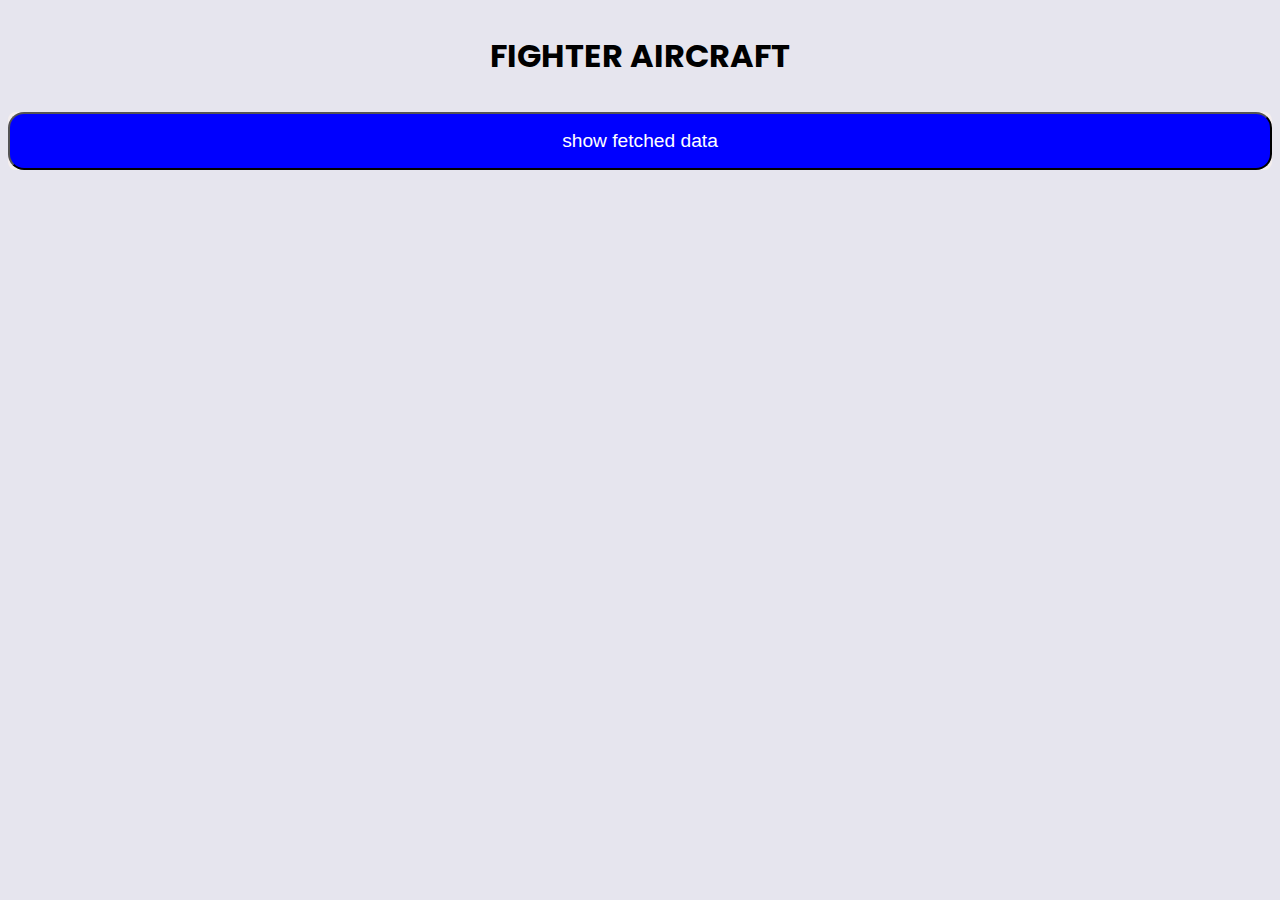
<file: pages/productapi.html>
<!DOCTYPE html>
<html lang="en">

<head>
    <meta charset="UTF-8">
    <meta name="viewport" content="width=device-width, initial-scale=1.0">
    <title>Card Product List</title>
    <link rel="preconnect" href="https://fonts.googleapis.com">
    <link rel="preconnect" href="https://fonts.gstatic.com" crossorigin>
    <link href="https://fonts.googleapis.com/css2?family=Poppins&display=swap" rel="stylesheet">
    <link rel="stylesheet" href="../assets/style.css">
</head>

<body>
    <header>
        <h1 class="title">FIGHTER AIRCRAFT</h1>
    </header>
    <main>
        <button class="btn-fetch">show fetched data</button>
        <div class="cards-api">
        </div>
    </main>
    <a href="" class="cat" style="display: none;">
        <img class="cat-img" src="../assets/images/cat.png" alt="">
    </a>
    <script src="script.js"></script>

</body>

</html>
</file>
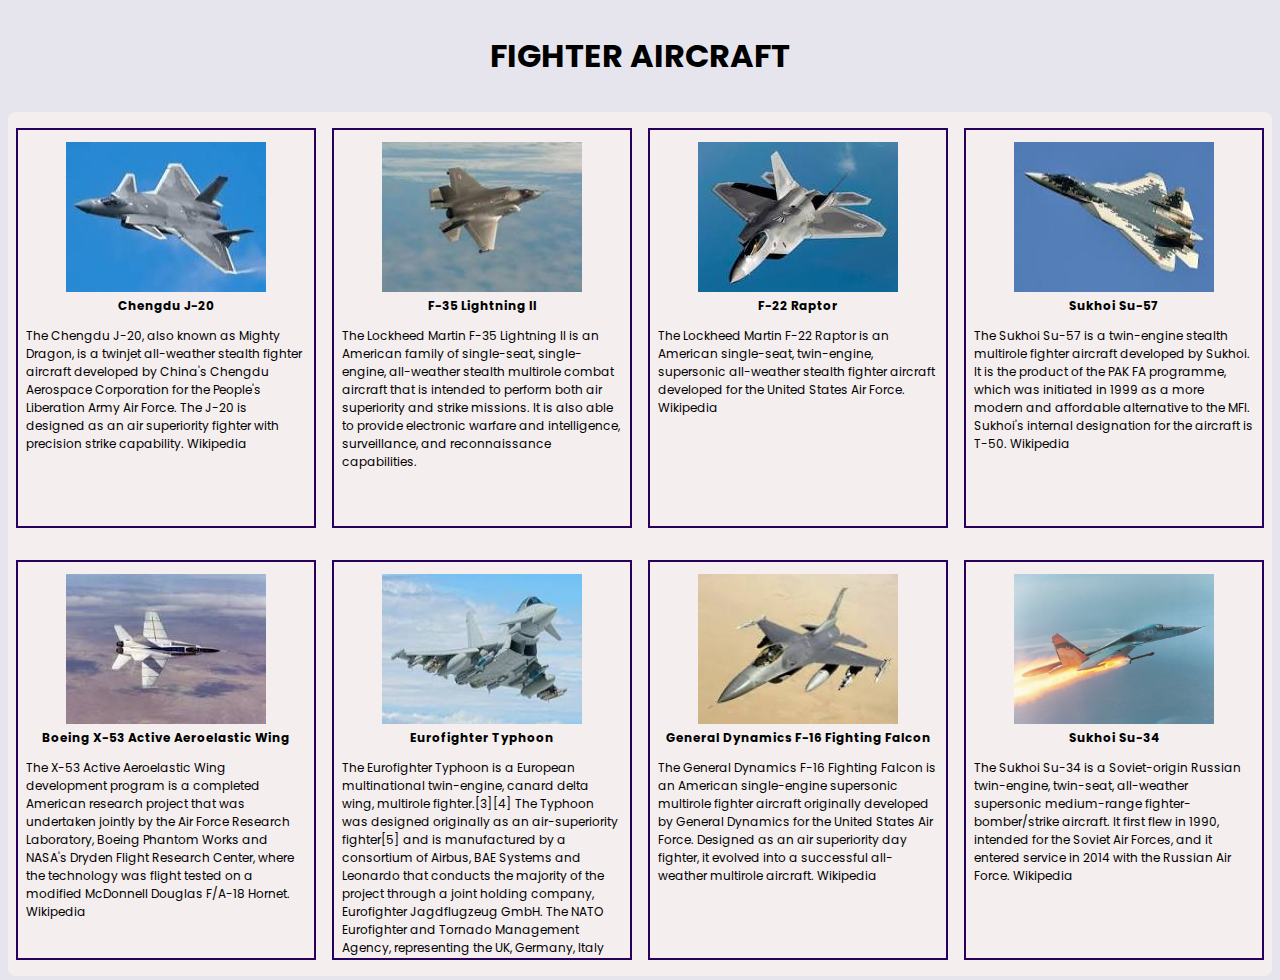
<file: pages/productarray.html>
<!DOCTYPE html>
<html lang="en">

<head>
    <meta charset="UTF-8">
    <meta name="viewport" content="width=device-width, initial-scale=1.0">
    <title>Card Product List</title>
    <link rel="preconnect" href="https://fonts.googleapis.com">
    <link rel="preconnect" href="https://fonts.gstatic.com" crossorigin>
    <link href="https://fonts.googleapis.com/css2?family=Poppins&display=swap" rel="stylesheet">
    <link rel="stylesheet" href="../assets/style.css">
</head>

<body>
    <header>
        <h1 class="title">FIGHTER AIRCRAFT</h1>
    </header>
    <main>
        <div class="cards"></div>
    </main>
    <a href="" class="cat" style="display: none;">
        <img class="cat-img" src="../assets/images/cat.png" alt="">
    </a>
    <script src="script.js"></script>
</body>

</html>
</file>
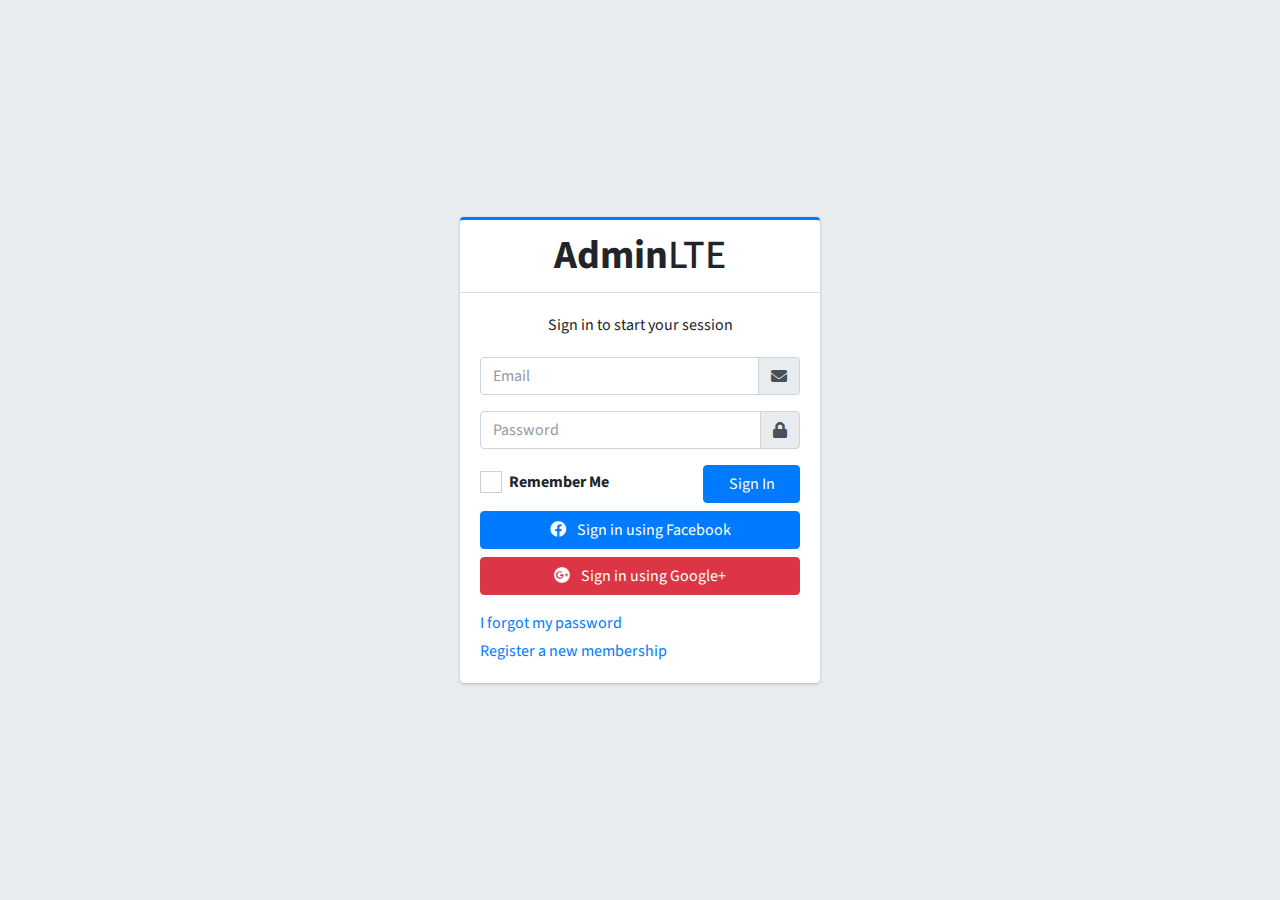
<file: pages/AdminLTE-3.2.0/pages/examples/login-layout.html>
<!DOCTYPE html>
<html lang="en">
<head>
  <meta charset="utf-8">
  <meta name="viewport" content="width=device-width, initial-scale=1">
  <title>AdminLTE 3 | Log in (v2)</title>

  <!-- Google Font: Source Sans Pro -->
  <link rel="stylesheet" href="https://fonts.googleapis.com/css?family=Source+Sans+Pro:300,400,400i,700&display=fallback">
  <!-- Font Awesome -->
  <link rel="stylesheet" href="../../plugins/fontawesome-free/css/all.min.css">
  <!-- icheck bootstrap -->
  <link rel="stylesheet" href="../../plugins/icheck-bootstrap/icheck-bootstrap.min.css">
  <!-- Theme style -->
  <link rel="stylesheet" href="../../dist/css/adminlte.min.css">
</head>
<body class="hold-transition login-page">
<div class="login-box">
  <!-- /.login-logo -->
  <div class="card card-outline card-primary">
    <div class="card-header text-center">
      <a href="../../index2.html" class="h1"><b>Admin</b>LTE</a>
    </div>
    <div class="card-body">
      <p class="login-box-msg">Sign in to start your session</p>

      <form action="../../index3.html" method="post">
        <div class="input-group mb-3">
          <input type="email" class="form-control" placeholder="Email">
          <div class="input-group-append">
            <div class="input-group-text">
              <span class="fas fa-envelope"></span>
            </div>
          </div>
        </div>
        <div class="input-group mb-3">
          <input type="password" class="form-control" placeholder="Password">
          <div class="input-group-append">
            <div class="input-group-text">
              <span class="fas fa-lock"></span>
            </div>
          </div>
        </div>
        <div class="row">
          <div class="col-8">
            <div class="icheck-primary">
              <input type="checkbox" id="remember">
              <label for="remember">
                Remember Me
              </label>
            </div>
          </div>
          <!-- /.col -->
          <div class="col-4">
            <button type="submit" class="btn btn-primary btn-block">Sign In</button>
          </div>
          <!-- /.col -->
        </div>
      </form>

      <div class="social-auth-links text-center mt-2 mb-3">
        <a href="#" class="btn btn-block btn-primary">
          <i class="fab fa-facebook mr-2"></i> Sign in using Facebook
        </a>
        <a href="#" class="btn btn-block btn-danger">
          <i class="fab fa-google-plus mr-2"></i> Sign in using Google+
        </a>
      </div>
      <!-- /.social-auth-links -->

      <p class="mb-1">
        <a href="forgot-password.html">I forgot my password</a>
      </p>
      <p class="mb-0">
        <a href="register.html" class="text-center">Register a new membership</a>
      </p>
    </div>
    <!-- /.card-body -->
  </div>
  <!-- /.card -->
</div>
<!-- /.login-box -->

<!-- jQuery -->
<script src="../../plugins/jquery/jquery.min.js"></script>
<!-- Bootstrap 4 -->
<script src="../../plugins/bootstrap/js/bootstrap.bundle.min.js"></script>
<!-- AdminLTE App -->
<script src="../../dist/js/adminlte.min.js"></script>
</body>
</html>
</file>
<file: assets/style.css>
* {
    box-sizing: border-box;
}

:root {
    --spacer: 1rem;
    --border: 0.5rem;
    --blue: #27005D;
    --purple: #9400FF;
    --lightblue: #AED2FF;
    --pink: #EC53B0;
    --white: #F4EEEE;
    --vh: 100vh;
}


body {
    font-family: 'Poppins', sans-serif;
    background-color: #e6e5ee;
    margin: 0;
}



.center {
    align-items: center;
    display: flex;
    flex-direction: column;
    height: 100%;
    justify-content: center;
}

.wrapper {
    display: flex;
    grid-gap: 1em;
    overflow: hidden;
    width: 100vw;
}

.inner {
    display: flex;
    grid-gap: 1em;
    transition: all 1s ease-in-out;
}

.card-carousel {
    width: 100vw;
    height: auto;
    border-radius: 0.5em;
    box-shadow: 1px 1px 10px rgba(0, 0, 0, 0.5);
}

.card-carousel>img {
    border-top-right-radius: inherit;
    border-top-left-radius: inherit;
    display: block;
    width: 100%;
    object-fit: fill;
}

.content {
    background: var(--white);
    border-bottom-left-radius: inherit;
    border-bottom-right-radius: inherit;
    padding: 1em;
    text-align: center;

    &>h1,
    &>h3 {
        margin: 0.35em 0;
    }

    &>h1 {
        color: #fff;
        font-size: 1.25rem;
        line-height: 1;
    }

    &>h3 {
        color: #ccc;
        font-size: 0.9rem;
        font-weight: 300;
    }
}

.map {
    margin-top: 1em;

    &>button {
        background-color: var(--blue);
        all: unset;
        cursor: pointer;
        margin: 0 0.125em;
        position: relative;
        user-select: none;
    }
}




.title {
    font-size: calc(var(--spacer)*2);
    margin: calc(var(--spacer)*2);
    text-align: center;
}

.sub-title {
    font-size: calc(var(--spacer)*1.25);
    margin: calc(var(--spacer)*2) 0 calc(var(--spacer)*1) 0;
    padding: calc(var(--spacer)*2) 0 calc(var(--spacer)*.75) 0;
    text-align: center;
}

main {
    height: auto;
    background-color: var(--white);
    margin: calc(var(--spacer)*.25) calc(var(--spacer)*.5);
    border-radius: var(--border);
}

.cards {
    height: 50%;
    display: flex;
    flex-wrap: wrap;
    justify-content: space-around;
    align-items: center;
}

.cards-api {
    height: 50%;
    display: flex;
    flex-wrap: wrap;
    justify-content: space-around;
    align-items: center;
}


.card {
    box-sizing: border-box;
    flex: 1 0 21%;
    display: flex;
    flex-direction: column;
    align-items: center;
    height: 400px;
    font-size: calc(var(--spacer)*.75);
    margin: var(--spacer) calc(var(--spacer)*.5);
    padding: calc(var(--spacer)*.75) calc(var(--spacer)*.5);
    border: calc(var(--border)*.25) solid var(--blue);
    overflow: auto;
}

.img-thumbnail {
    width: 200px;
    height: 150px;
}


.logo-container {
    height: 20vh;
    display: flex;
    justify-content: center;
}

.logo {
    margin: auto;
    width: 100px;
    height: 100px;
}

.container {
    display: flex;
    justify-content: center;
    align-items: center;
    height: 80vh;
    overflow: hidden;
}

.btn-fetch {
    width: 100%;
    padding: 1rem 3rem;
    background-color: blue;
    color: white;
    cursor: pointer;
    font-size: 1.2rem;
    border-radius: 1rem;
}

iframe {
    width: 400px;
    height: 280px;
}

.login-container {
    background-color: #fff;
    border-radius: 5px;
    box-shadow: 0 2px 5px rgba(0, 0, 0, 0.1);
    padding: 20px;
    margin: 0 20px;
    width: 300px;
}

.login-container h2 {
    text-align: center;
    margin-bottom: 20px;
}

.form-group {
    margin-bottom: 15px;
}

.form-group label {
    display: block;
    font-weight: bold;
}

.form-group input {
    width: 92%;
    padding: 10px;
    border: 1px solid #ccc;
    border-radius: 4px;
}

.form-group input:focus {
    outline: none;
    border-color: #007bff;
}

.btn-login {
    background-color: #007bff;
    color: #fff;
    border: none;
    padding: 10px 15px;
    border-radius: 4px;
    cursor: pointer;
    width: 100%;
}

.btn-login:hover {
    background-color: #0056b3;
}

.footer {
    position: fixed;
    display: flex;
    align-items: center;
    justify-content: center;
    color: var(--white);
    background-color: var(--purple);
    height: calc(var(--vh)*.1);
    width: 100%;
    bottom: 0;
}

@media (max-width: 600px) {
    .container {
        flex-direction: column;
    }

    iframe {
        width: 90vw;
        height: auto;
    }

    .login-container {
        margin-top: 2rem;
        width: 90vw;
        height: auto;
    }

    .logo {
        width: 20vw;
        height: auto;
    }

    .title {
        font-size: 1rem;
        letter-spacing: 1pt;
    }

    .sub-title {
        font-size: 0.75rem;
        letter-spacing: 1pt;
    }

    .cards {
        flex-direction: column;
        height: auto;
    }
}
</file>
